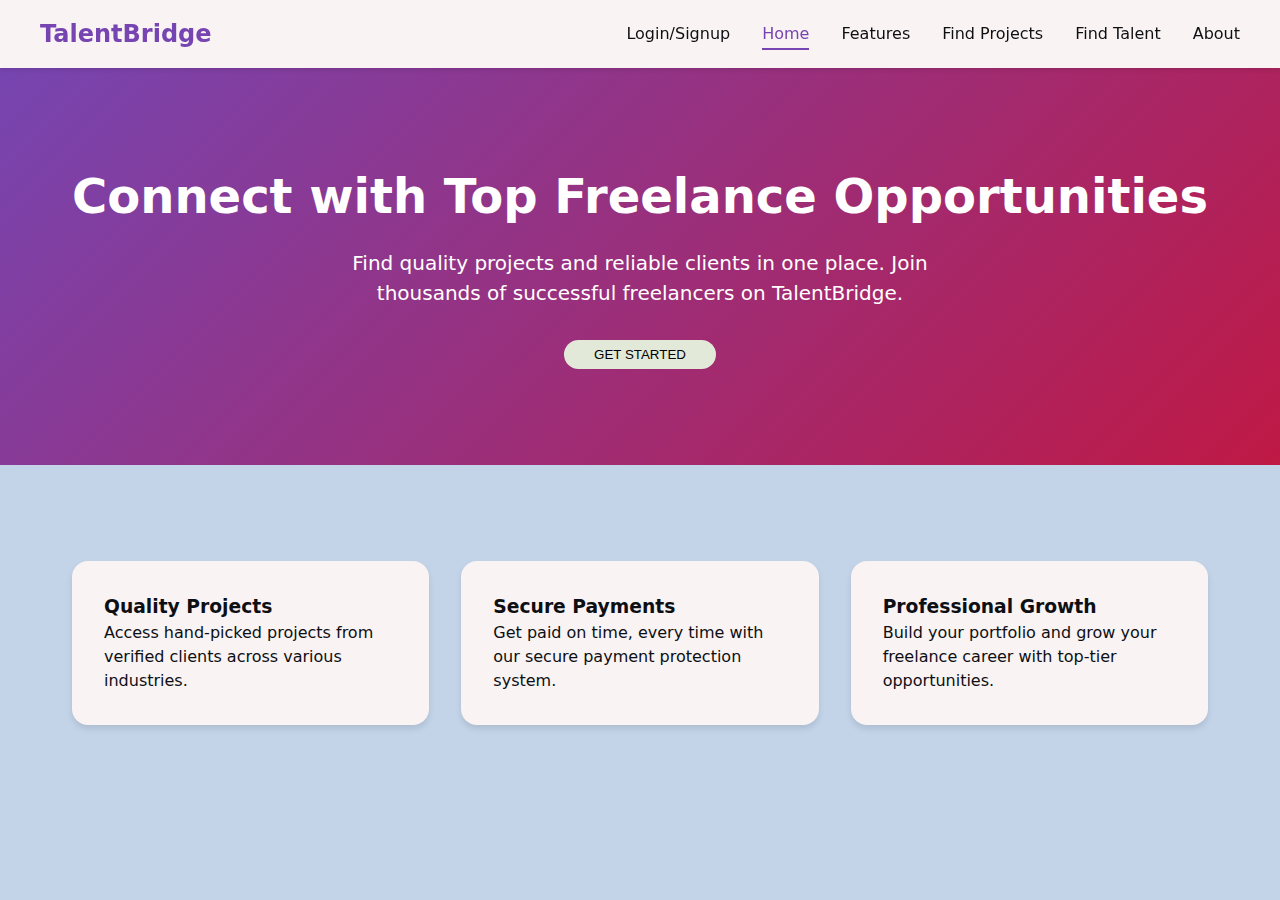
<file: index.html>
<!DOCTYPE html>
<html lang="en">
<head>
  <meta charset="UTF-8" />
  <link rel="icon" type="image/svg+xml" href="vite.svg" />
  <meta name="viewport" content="width=device-width, initial-scale=1.0" />
  <title>TalentBridge - Freelance Platform</title>
  <link rel="stylesheet" href="index.css">
</head>
<body>
  <nav class="navbar">
    <div class="navbar-content">
      <a class="logo">TalentBridge</a>
      <div class="nav-links">
        <a href="loginpage.html">Login/Signup</a>
        <a href="index.html" class="active">Home</a>
        <a href="features.html">Features</a>
        <a href="findproject.html">Find Projects</a>
        <a href="findtalent.html">Find Talent</a>
        <a href="about.html">About</a>
      </div>
    </div>
  </nav>

  <section class="hero">
    <h1>Connect with Top Freelance Opportunities</h1>
    <p>Find quality projects and reliable clients in one place. Join thousands of successful freelancers on TalentBridge.</p>
    <a href="loginpage.html"><button class="sub-btn2">GET STARTED</button></a>
  </section>

  <section class="features" id="features">
    <div class="features-grid">
      <div class="feature-card">
        <h3>Quality Projects</h3>
        <p>Access hand-picked projects from verified clients across various industries.</p>
      </div>
      <div class="feature-card">
        <h3>Secure Payments</h3>
        <p>Get paid on time, every time with our secure payment protection system.</p>
      </div>
      <div class="feature-card">
        <h3>Professional Growth</h3>
        <p>Build your portfolio and grow your freelance career with top-tier opportunities.</p>
      </div>
    </div>
  </section>
</body>
</html>
</file>
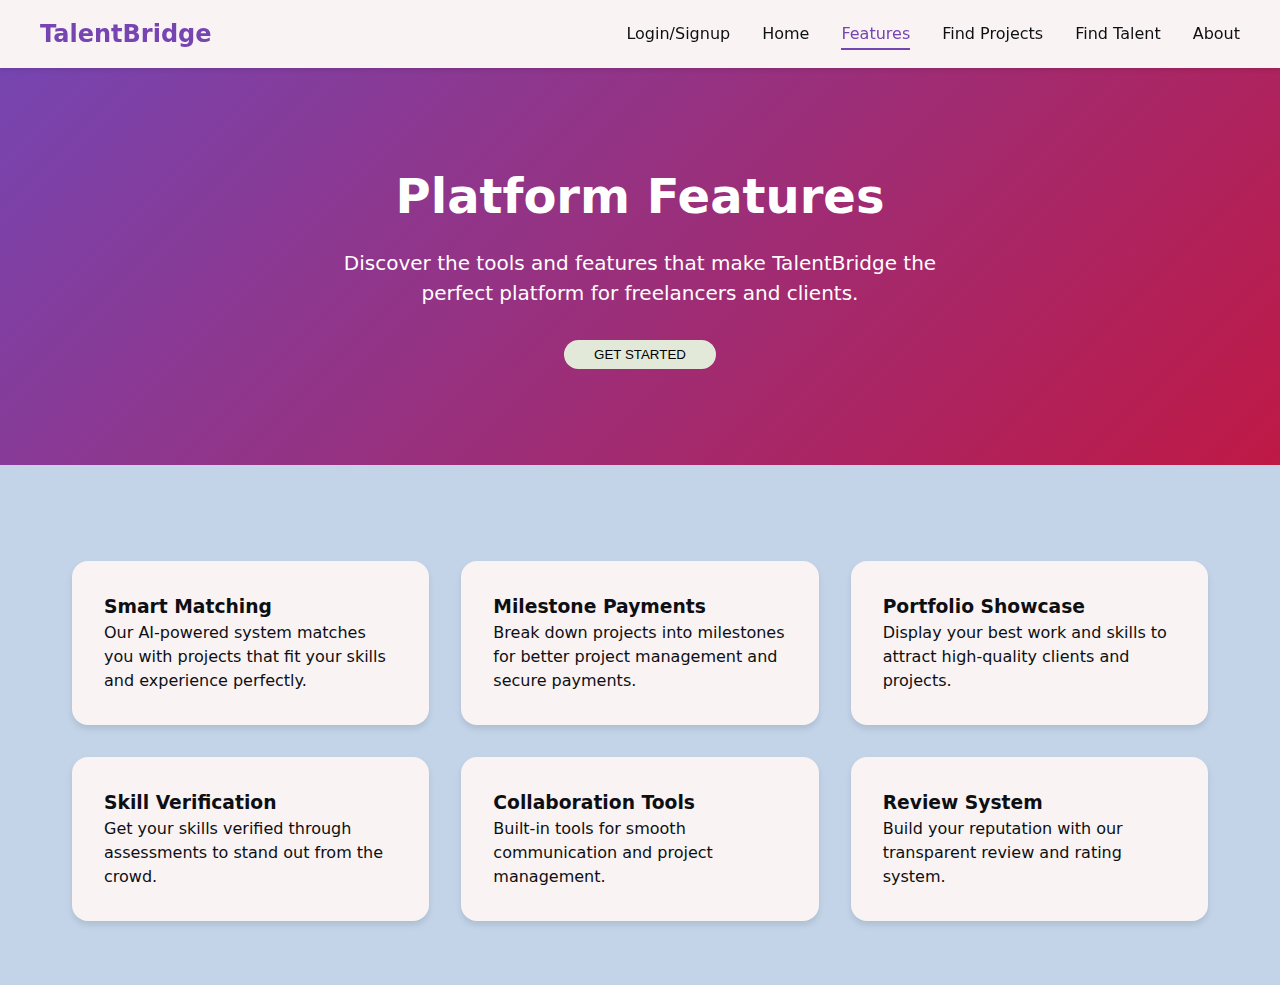
<file: features.html>
<!DOCTYPE html>
<html lang="en">
<head>
  <meta charset="UTF-8" />
  <meta name="viewport" content="width=device-width, initial-scale=1.0" />
  <title>Features - TalentBridge</title>
  <link rel="stylesheet" href="index.css">
</head>
<body>
  <nav class="navbar">
    <div class="navbar-content">
      <a class="logo">TalentBridge</a>
      <div class="nav-links">
        <a href="loginpage.html">Login/Signup</a>
        <a href="index.html">Home</a>
        <a href="features.html" class="active">Features</a>
        <a href="findproject.html">Find Projects</a>
        <a href="findtalent.html">Find Talent</a>
        <a href="about.html">About</a>
      </div>
    </div>
  </nav>

  <section class="hero">
    <h1>Platform Features</h1>
    <p>Discover the tools and features that make TalentBridge the perfect platform for freelancers and clients.</p>
    <a href="loginpage.html"><button class="sub-btn2">GET STARTED</button></a>
  </section>

  <section class="features" id="features">
    <div class="features-grid">
      <div class="feature-card">
        <h3>Smart Matching</h3>
        <p>Our AI-powered system matches you with projects that fit your skills and experience perfectly.</p>
      </div>
      <div class="feature-card">
        <h3>Milestone Payments</h3>
        <p>Break down projects into milestones for better project management and secure payments.</p>
      </div>
      <div class="feature-card">
        <h3>Portfolio Showcase</h3>
        <p>Display your best work and skills to attract high-quality clients and projects.</p>
      </div>
      <div class="feature-card">
        <h3>Skill Verification</h3>
        <p>Get your skills verified through assessments to stand out from the crowd.</p>
      </div>
      <div class="feature-card">
        <h3>Collaboration Tools</h3>
        <p>Built-in tools for smooth communication and project management.</p>
      </div>
      <div class="feature-card">
        <h3>Review System</h3>
        <p>Build your reputation with our transparent review and rating system.</p>
      </div>
    </div>
  </section>
</body>
</html>
</file>
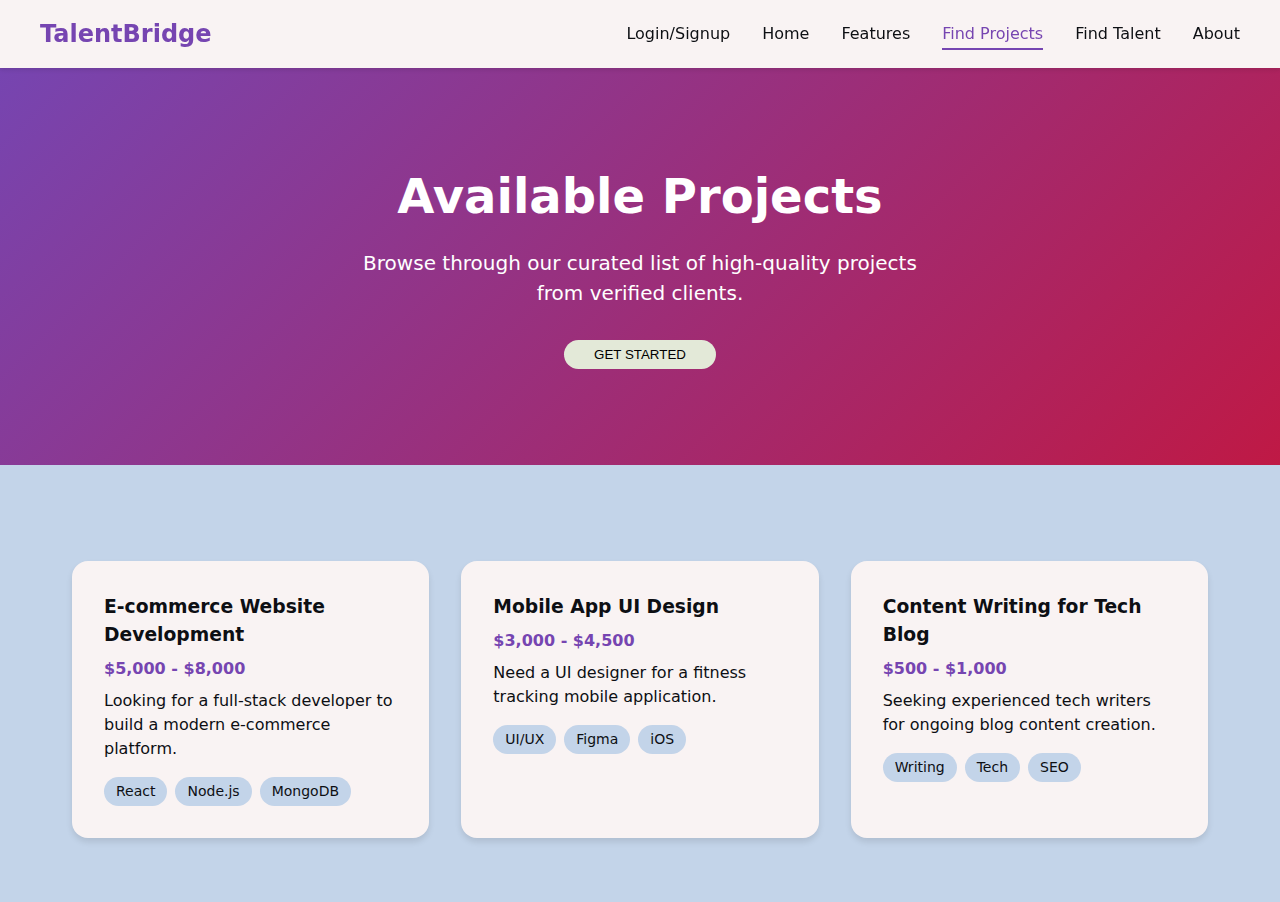
<file: findproject.html>
<!DOCTYPE html>
<html lang="en">
<head>
  <meta charset="UTF-8" />
  <meta name="viewport" content="width=device-width, initial-scale=1.0" />
  <title>Find Projects - TalentBridge</title>
  <link rel="stylesheet" href="index.css">
</head>
<body>
  <nav class="navbar">
    <div class="navbar-content">
      <a class="logo">TalentBridge</a>
      <div class="nav-links">
        <a href="loginpage.html">Login/Signup</a>
        <a href="index.html">Home</a>
        <a href="features.html">Features</a>
        <a href="findproject.html" class="active">Find Projects</a>
        <a href="findtalent.html">Find Talent</a>
        <a href="about.html">About</a>
      </div>
    </div>
  </nav>

  <section class="hero">
    <h1>Available Projects</h1>
    <p>Browse through our curated list of high-quality projects from verified clients.</p>
    <a href="loginpage.html"><button class="sub-btn2">GET STARTED</button></a>
  </section>

  <section class="projects">
    <div class="project-grid">
      <div class="project-card">
        <h3>E-commerce Website Development</h3>
        <p class="project-budget">$5,000 - $8,000</p>
        <p>Looking for a full-stack developer to build a modern e-commerce platform.</p>
        <div class="project-tags">
          <span>React</span>
          <span>Node.js</span>
          <span>MongoDB</span>
        </div>
      </div>
      <div class="project-card">
        <h3>Mobile App UI Design</h3>
        <p class="project-budget">$3,000 - $4,500</p>
        <p>Need a UI designer for a fitness tracking mobile application.</p>
        <div class="project-tags">
          <span>UI/UX</span>
          <span>Figma</span>
          <span>iOS</span>
        </div>
      </div>
      <div class="project-card">
        <h3>Content Writing for Tech Blog</h3>
        <p class="project-budget">$500 - $1,000</p>
        <p>Seeking experienced tech writers for ongoing blog content creation.</p>
        <div class="project-tags">
          <span>Writing</span>
          <span>Tech</span>
          <span>SEO</span>
        </div>
      </div>
    </div>
  </section>
</body>
</html>
</file>
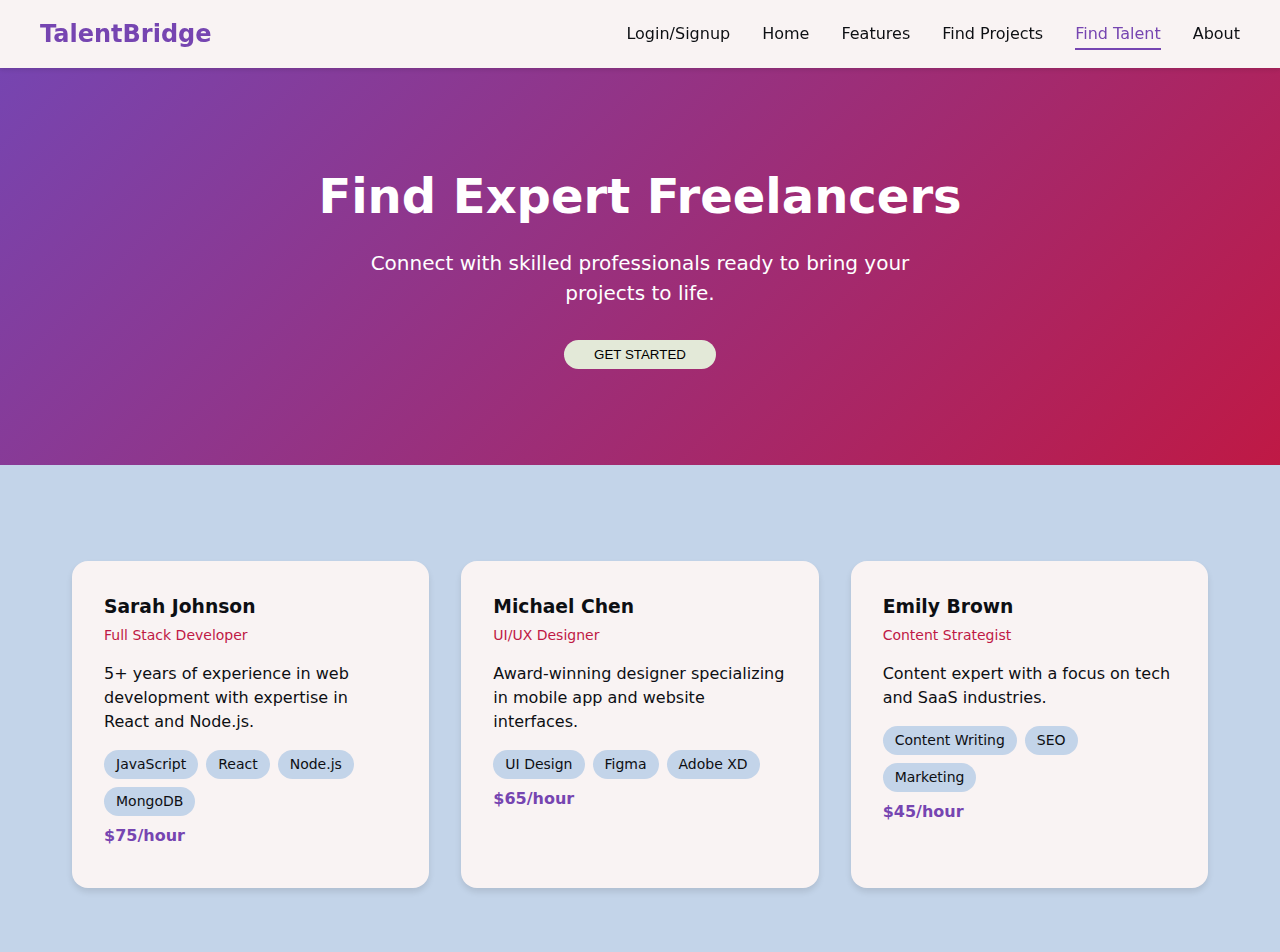
<file: findtalent.html>
<!DOCTYPE html>
<html lang="en">
<head>
  <meta charset="UTF-8" />
  <meta name="viewport" content="width=device-width, initial-scale=1.0" />
  <title>Find Talent - TalentBridge</title>
  <link rel="stylesheet" href="index.css">
</head>
<body>
  <nav class="navbar">
    <div class="navbar-content">
      <a class="logo">TalentBridge</a>
      <div class="nav-links">
        <a href="loginpage.html">Login/Signup</a>
        <a href="index.html">Home</a>
        <a href="features.html">Features</a>
        <a href="findproject.html">Find Projects</a>
        <a href="findtalent.html" class="active">Find Talent</a>
        <a href="about.html">About</a>
      </div>
    </div>
  </nav>

  <section class="hero">
    <h1>Find Expert Freelancers</h1>
    <p>Connect with skilled professionals ready to bring your projects to life.</p>
    <a href="loginpage.html"><button class="sub-btn2">GET STARTED</button></a>
  </section>

  <section class="talents">
    <div class="talent-grid">
      <div class="talent-card">
        <div class="talent-header">
          <h3>Sarah Johnson</h3>
          <p class="talent-title">Full Stack Developer</p>
        </div>
        <p class="talent-description">5+ years of experience in web development with expertise in React and Node.js.</p>
        <div class="talent-skills">
          <span>JavaScript</span>
          <span>React</span>
          <span>Node.js</span>
          <span>MongoDB</span>
        </div>
        <p class="talent-rate">$75/hour</p>
      </div>
      <div class="talent-card">
        <div class="talent-header">
          <h3>Michael Chen</h3>
          <p class="talent-title">UI/UX Designer</p>
        </div>
        <p class="talent-description">Award-winning designer specializing in mobile app and website interfaces.</p>
        <div class="talent-skills">
          <span>UI Design</span>
          <span>Figma</span>
          <span>Adobe XD</span>
        </div>
        <p class="talent-rate">$65/hour</p>
      </div>
      <div class="talent-card">
        <div class="talent-header">
          <h3>Emily Brown</h3>
          <p class="talent-title">Content Strategist</p>
        </div>
        <p class="talent-description">Content expert with a focus on tech and SaaS industries.</p>
        <div class="talent-skills">
          <span>Content Writing</span>
          <span>SEO</span>
          <span>Marketing</span>
        </div>
        <p class="talent-rate">$45/hour</p>
      </div>
    </div>
  </section>
</body>
</html>
</file>
<file: index.css>
@keyframes fadeIn {
    from { opacity: 0; transform: translateY(20px); }
    to { opacity: 1; transform: translateY(0); }
  }
  
  @keyframes slideIn {
    from { transform: translateX(-100%); }
    to { transform: translateX(0); }
  }
  
  @keyframes scaleIn {
    from { transform: scale(0.95); opacity: 0; }
    to { transform: scale(1); opacity: 1; }
  }
  
  :root {
    --primary: #7645b1;
    --secondary: #bf1945;
    --text: #0d0f13;
    --background: #c3d4e9;
    --card: #f9f3f3;
  }
  
  * {
    margin: 0;
    padding: 0;
    box-sizing: border-box;
  }
  
  body {
    font-family: system-ui, -apple-system, sans-serif;
    line-height: 1.5;
    color: var(--text);
    background: var(--background);
  }
  
  .navbar {
    position: fixed;
    top: 0;
    width: 100%;
    background: #f9f3f3;
    padding: 1rem 2rem;
    box-shadow: 0 2px 4px rgba(0, 0, 0, 0.1);
    z-index: 100;
  }
  
  .navbar-content {
    max-width: 1200px;
    margin: 0 auto;
    display: flex;
    justify-content: space-between;
    align-items: center;
  }
  
  .logo {
    font-size: 1.5rem;
    font-weight: bold;
    color: var(--primary);
    text-decoration: none;
    animation: slideIn 0.5s ease-out;
  }
  
  .nav-links {
    display: flex;
    gap: 2rem;
  }
  
  .nav-links a {
    text-decoration: none;
    color: var(--text);
    transition: color 0.3s ease;
    position: relative;
  }
  
  .nav-links a:hover,
  .nav-links a.active {
    color: var(--primary);
  }
  
  .nav-links a.active::after {
    content: '';
    position: absolute;
    bottom: -4px;
    left: 0;
    width: 100%;
    height: 2px;
    background: var(--primary);
    animation: scaleIn 0.3s ease-out;
  }
  
  .hero {
    margin-top: 4rem;
    padding: 6rem 2rem;
    text-align: center;
    background: linear-gradient(135deg, var(--primary), var(--secondary));
    color: white;
    animation: fadeIn 1s ease-out;
  }
  .hero1{
     margin-top: 4rem;
    padding: 40px;
     text-align: center;
    background: linear-gradient(135deg, var(--primary), var(--secondary));
    color:white;
    animation: fadeIn 1s ease-out;
  }

  .login {
    display: flex;
    justify-content: center;
    align-items: center;
    padding-top: 20px;
    font-size: 12px;
  }
  .form{
justify-content: center;
    text-align: center;
    padding-top:15px;   
  }
  .inputbox{
    border-radius: 10px;
    padding: 2px;
    width: 200px;
  }
  
  .form-field{
   
    display: flex;
    justify-content: center;
    text-align: center;
    margin-bottom: 5px;
  }
  label{
    width: 80px;
    text-align: right;
    margin-right:10px ;
  }

  .sub-btn{
    color: white;
    background-color: rgb(74, 103, 166);
    padding: 5px 50px;
    border-radius: 10px;
    margin-top: 15px;
    margin-right: 5%;
    margin-bottom: 5px;
    cursor: pointer;
    border:none;
  }
  .sub-btn2{
    color:black;
    background-color: rgb(227, 233, 216);
    padding: 7px 30px;
    border-radius: 15px;
    cursor: pointer;
    border:none; 
    
  }
  
  .hero h1 {
    font-size: 3rem;
    margin-bottom: 1rem;
  }
  
  .hero p {
    font-size: 1.25rem;
    max-width: 600px;
    margin: 0 auto 2rem;
  }
  
  .features,
  .projects,
  .talents,
  .about-content {
    padding: 4rem 2rem;
    max-width: 1200px;
    margin: 0 auto;
  }
  
  .features-grid,
  .project-grid,
  .talent-grid,
  .about-grid {
    display: grid;
    grid-template-columns: repeat(auto-fit, minmax(300px, 1fr));
    gap: 2rem;
    margin-top: 2rem;
  }
  
  .feature-card,
  .project-card,
  .talent-card,
  .about-card {
    background: var(--card);
    padding: 2rem;
    border-radius: 1rem;
    box-shadow: 0 4px 6px rgba(0, 0, 0, 0.1);
    transition: transform 0.3s ease;
    animation: fadeIn 0.5s ease-out;
  }
  
  .feature-card:hover,
  .project-card:hover,
  .talent-card:hover,
  .about-card:hover {
    transform: translateY(-5px);
  }
  
  .project-budget,
  .talent-rate {
    color: var(--primary);
    font-weight: bold;
    margin: 0.5rem 0;
  }
  
  .project-tags,
  .talent-skills {
    display: flex;
    flex-wrap: wrap;
    gap: 0.5rem;
    margin-top: 1rem;
  }
  
  .project-tags span,
  .talent-skills span {
    background: var(--background);
    padding: 0.25rem 0.75rem;
    border-radius: 1rem;
    font-size: 0.875rem;
    animation: scaleIn 0.3s ease-out;
  }
  
  .talent-header {
    margin-bottom: 1rem;
  }
  
  .talent-title {
    color: var(--secondary);
    font-size: 0.875rem;
    margin-top: 0.25rem;
  }
  
  .talent-description {
    margin: 1rem 0;
  }
  
  @media (max-width: 768px) {
    .nav-links {
      display: none;
    }
    
    .hero h1 {
      font-size: 2rem;
    }
    
    .hero p {
      font-size: 1rem;
    }
    
    .features-grid,
    .project-grid,
    .talent-grid,
    .about-grid {
      grid-template-columns: 1fr;
    }

    

    
  }
  .contact{
    margin-left: 20px;
    margin-bottom: 30px;
  }
</file>
